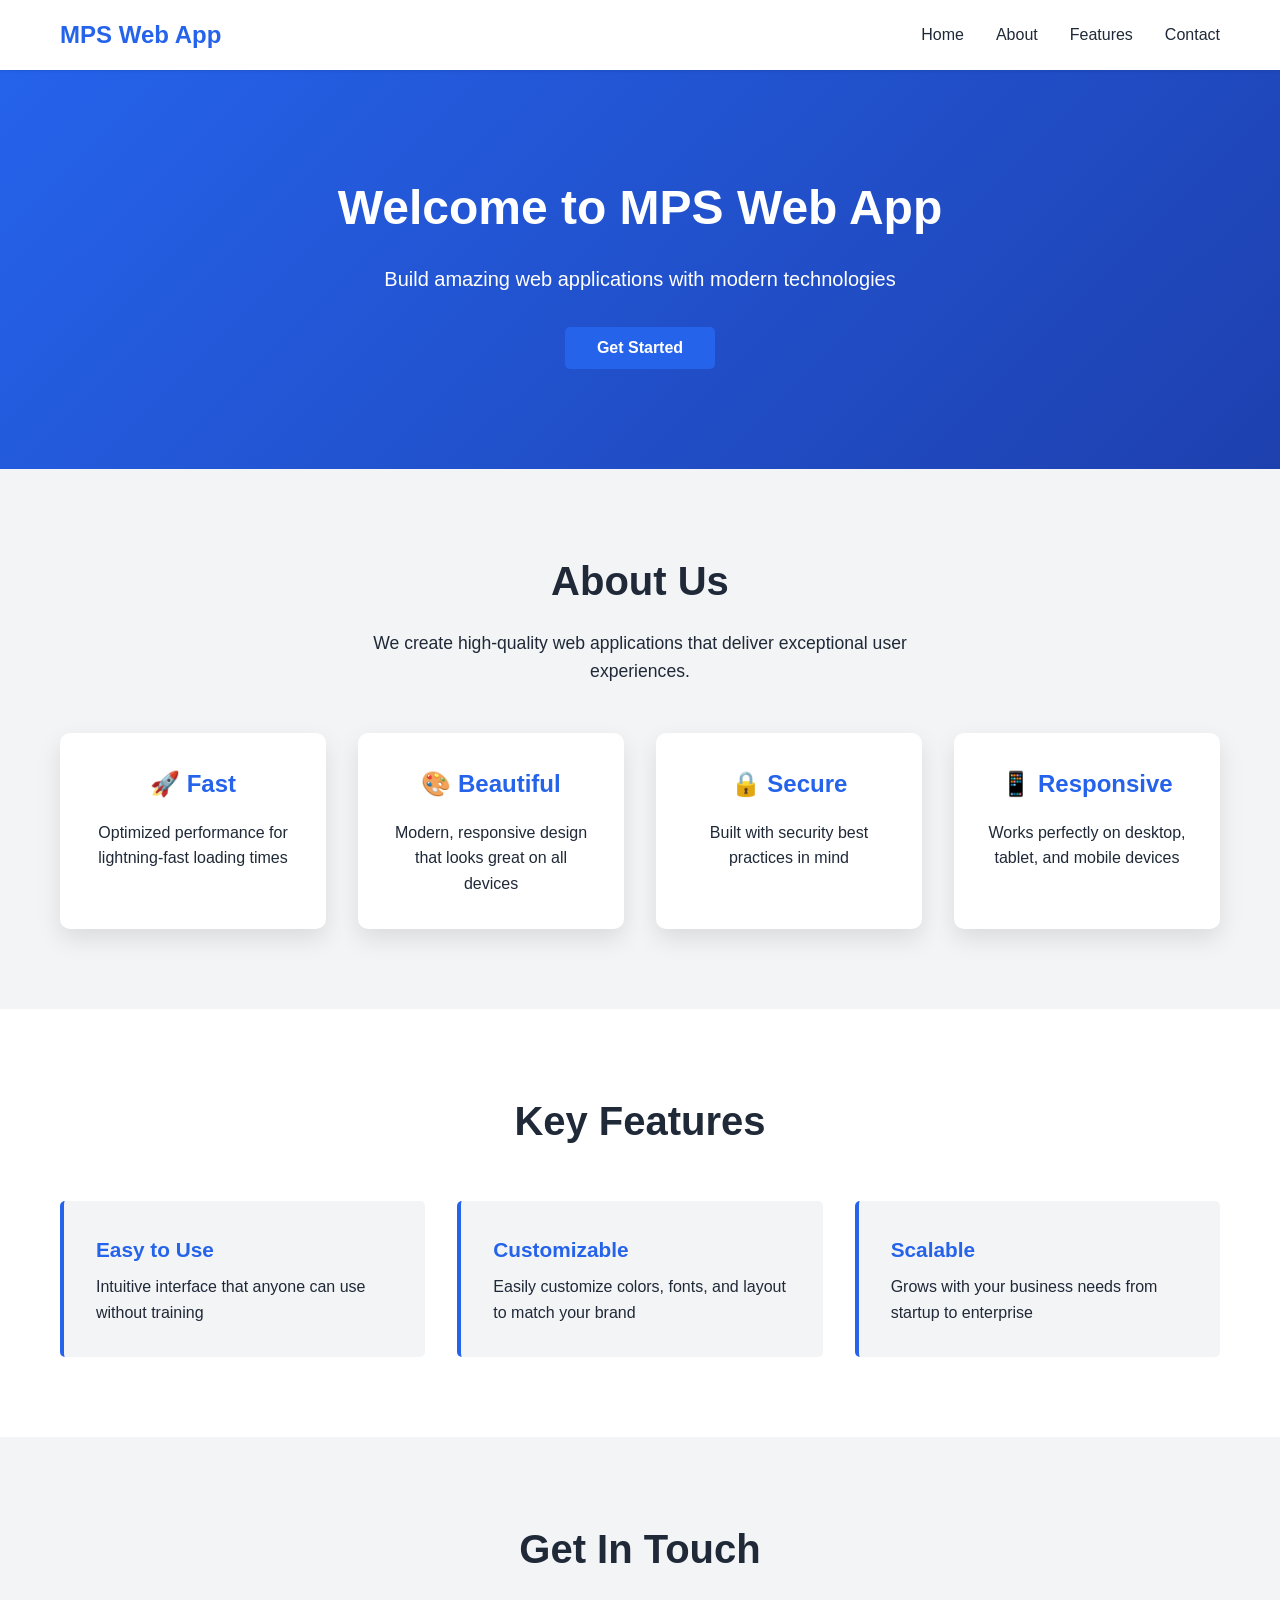
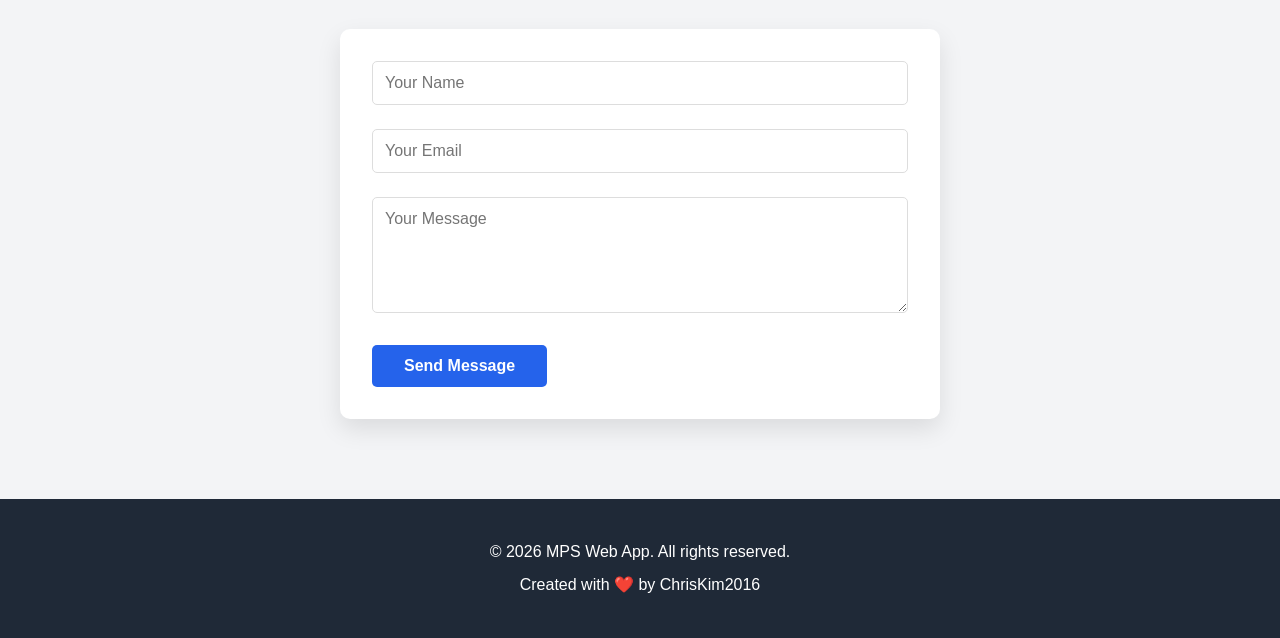
<file: index.html>
<!DOCTYPE html>
<html lang="en">
<head>
    <meta charset="UTF-8">
    <meta name="viewport" content="width=device-width, initial-scale=1.0">
    <title>MPS Web App</title>
    <link rel="stylesheet" href="styles.css">
</head>
<body>
    <!-- Navigation -->
    <nav class="navbar">
        <div class="container">
            <div class="logo">MPS Web App</div>
            <ul class="nav-links">
                <li><a href="#home">Home</a></li>
                <li><a href="#about">About</a></li>
                <li><a href="#features">Features</a></li>
                <li><a href="#contact">Contact</a></li>
            </ul>
        </div>
    </nav>

    <!-- Hero Section -->
    <section id="home" class="hero">
        <div class="container">
            <div class="hero-content">
                <h1>Welcome to MPS Web App</h1>
                <p>Build amazing web applications with modern technologies</p>
                <button class="btn btn-primary">Get Started</button>
            </div>
        </div>
    </section>

    <!-- About Section -->
    <section id="about" class="about">
        <div class="container">
            <h2>About Us</h2>
            <p>We create high-quality web applications that deliver exceptional user experiences.</p>
            
            <div class="features-grid">
                <div class="feature-card">
                    <h3>🚀 Fast</h3>
                    <p>Optimized performance for lightning-fast loading times</p>
                </div>
                <div class="feature-card">
                    <h3>🎨 Beautiful</h3>
                    <p>Modern, responsive design that looks great on all devices</p>
                </div>
                <div class="feature-card">
                    <h3>🔒 Secure</h3>
                    <p>Built with security best practices in mind</p>
                </div>
                <div class="feature-card">
                    <h3>📱 Responsive</h3>
                    <p>Works perfectly on desktop, tablet, and mobile devices</p>
                </div>
            </div>
        </div>
    </section>

    <!-- Features Section -->
    <section id="features" class="features">
        <div class="container">
            <h2>Key Features</h2>
            <div class="features-list">
                <div class="feature-item">
                    <h4>Easy to Use</h4>
                    <p>Intuitive interface that anyone can use without training</p>
                </div>
                <div class="feature-item">
                    <h4>Customizable</h4>
                    <p>Easily customize colors, fonts, and layout to match your brand</p>
                </div>
                <div class="feature-item">
                    <h4>Scalable</h4>
                    <p>Grows with your business needs from startup to enterprise</p>
                </div>
            </div>
        </div>
    </section>

    <!-- Contact Section -->
    <section id="contact" class="contact">
        <div class="container">
            <h2>Get In Touch</h2>
            <form id="contactForm" class="contact-form">
                <div class="form-group">
                    <input type="text" placeholder="Your Name" required>
                </div>
                <div class="form-group">
                    <input type="email" placeholder="Your Email" required>
                </div>
                <div class="form-group">
                    <textarea placeholder="Your Message" rows="5" required></textarea>
                </div>
                <button type="submit" class="btn btn-primary">Send Message</button>
            </form>
        </div>
    </section>

    <!-- Footer -->
    <footer class="footer">
        <div class="container">
            <p>&copy; 2026 MPS Web App. All rights reserved.</p>
            <p>Created with ❤️ by ChrisKim2016</p>
        </div>
    </footer>

    <script src="script.js"></script>
</body>
</html>
</file>
<file: styles.css>
:root {
    --primary-color: #2563eb;
    --secondary-color: #1e40af;
    --text-color: #1f2937;
    --light-bg: #f3f4f6;
    --white: #ffffff;
    --shadow: 0 1px 3px rgba(0, 0, 0, 0.1);
    --shadow-lg: 0 10px 25px rgba(0, 0, 0, 0.1);
}

* {
    margin: 0;
    padding: 0;
    box-sizing: border-box;
}

body {
    font-family: 'Segoe UI', Tahoma, Geneva, Verdana, sans-serif;
    color: var(--text-color);
    line-height: 1.6;
}

.container {
    max-width: 1200px;
    margin: 0 auto;
    padding: 0 20px;
}

/* Navigation */
.navbar {
    background-color: var(--white);
    box-shadow: var(--shadow);
    position: sticky;
    top: 0;
    z-index: 100;
}

.navbar .container {
    display: flex;
    justify-content: space-between;
    align-items: center;
    padding: 1rem 20px;
}

.logo {
    font-size: 1.5rem;
    font-weight: bold;
    color: var(--primary-color);
}

.nav-links {
    display: flex;
    list-style: none;
    gap: 2rem;
}

.nav-links a {
    text-decoration: none;
    color: var(--text-color);
    transition: color 0.3s ease;
}

.nav-links a:hover {
    color: var(--primary-color);
}

/* Hero Section */
.hero {
    background: linear-gradient(135deg, var(--primary-color) 0%, var(--secondary-color) 100%);
    color: var(--white);
    padding: 100px 20px;
    text-align: center;
}

.hero-content h1 {
    font-size: 3rem;
    margin-bottom: 1rem;
    animation: fadeInUp 0.8s ease;
}

.hero-content p {
    font-size: 1.25rem;
    margin-bottom: 2rem;
    animation: fadeInUp 0.8s ease 0.2s both;
}

/* About Section */
.about {
    padding: 80px 20px;
    background-color: var(--light-bg);
}

.about h2,
.features h2,
.contact h2 {
    font-size: 2.5rem;
    text-align: center;
    margin-bottom: 1rem;
}

.about > .container > p {
    text-align: center;
    font-size: 1.1rem;
    margin-bottom: 3rem;
    max-width: 600px;
    margin-left: auto;
    margin-right: auto;
}

.features-grid {
    display: grid;
    grid-template-columns: repeat(auto-fit, minmax(250px, 1fr));
    gap: 2rem;
    margin-top: 3rem;
}

.feature-card {
    background-color: var(--white);
    padding: 2rem;
    border-radius: 10px;
    box-shadow: var(--shadow-lg);
    text-align: center;
    transition: transform 0.3s ease, box-shadow 0.3s ease;
}

.feature-card:hover {
    transform: translateY(-5px);
    box-shadow: var(--shadow-lg);
}

.feature-card h3 {
    font-size: 1.5rem;
    margin-bottom: 1rem;
    color: var(--primary-color);
}

/* Features Section */
.features {
    padding: 80px 20px;
    background-color: var(--white);
}

.features-list {
    display: grid;
    grid-template-columns: repeat(auto-fit, minmax(300px, 1fr));
    gap: 2rem;
    margin-top: 3rem;
}

.feature-item {
    padding: 2rem;
    border-left: 4px solid var(--primary-color);
    background-color: var(--light-bg);
    border-radius: 5px;
}

.feature-item h4 {
    font-size: 1.3rem;
    margin-bottom: 0.5rem;
    color: var(--primary-color);
}

/* Contact Section */
.contact {
    padding: 80px 20px;
    background-color: var(--light-bg);
}

.contact-form {
    max-width: 600px;
    margin: 3rem auto 0;
    background-color: var(--white);
    padding: 2rem;
    border-radius: 10px;
    box-shadow: var(--shadow-lg);
}

.form-group {
    margin-bottom: 1.5rem;
}

.form-group input,
.form-group textarea {
    width: 100%;
    padding: 0.75rem;
    border: 1px solid #ddd;
    border-radius: 5px;
    font-family: inherit;
    font-size: 1rem;
    transition: border-color 0.3s ease;
}

.form-group input:focus,
.form-group textarea:focus {
    outline: none;
    border-color: var(--primary-color);
    box-shadow: 0 0 0 3px rgba(37, 99, 235, 0.1);
}

/* Buttons */
.btn {
    padding: 0.75rem 2rem;
    border: none;
    border-radius: 5px;
    font-size: 1rem;
    cursor: pointer;
    transition: all 0.3s ease;
    font-weight: 600;
}

.btn-primary {
    background-color: var(--primary-color);
    color: var(--white);
}

.btn-primary:hover {
    background-color: var(--secondary-color);
    transform: scale(1.05);
}

/* Footer */
.footer {
    background-color: var(--text-color);
    color: var(--white);
    text-align: center;
    padding: 2rem 20px;
}

.footer p {
    margin: 0.5rem 0;
}

/* Animations */
@keyframes fadeInUp {
    from {
        opacity: 0;
        transform: translateY(30px);
    }
    to {
        opacity: 1;
        transform: translateY(0);
    }
}

/* Responsive Design */
@media (max-width: 768px) {
    .nav-links {
        gap: 1rem;
        font-size: 0.9rem;
    }

    .hero-content h1 {
        font-size: 2rem;
    }

    .hero-content p {
        font-size: 1rem;
    }

    .about h2,
    .features h2,
    .contact h2 {
        font-size: 2rem;
    }

    .features-grid,
    .features-list {
        grid-template-columns: 1fr;
    }
}
</file>
